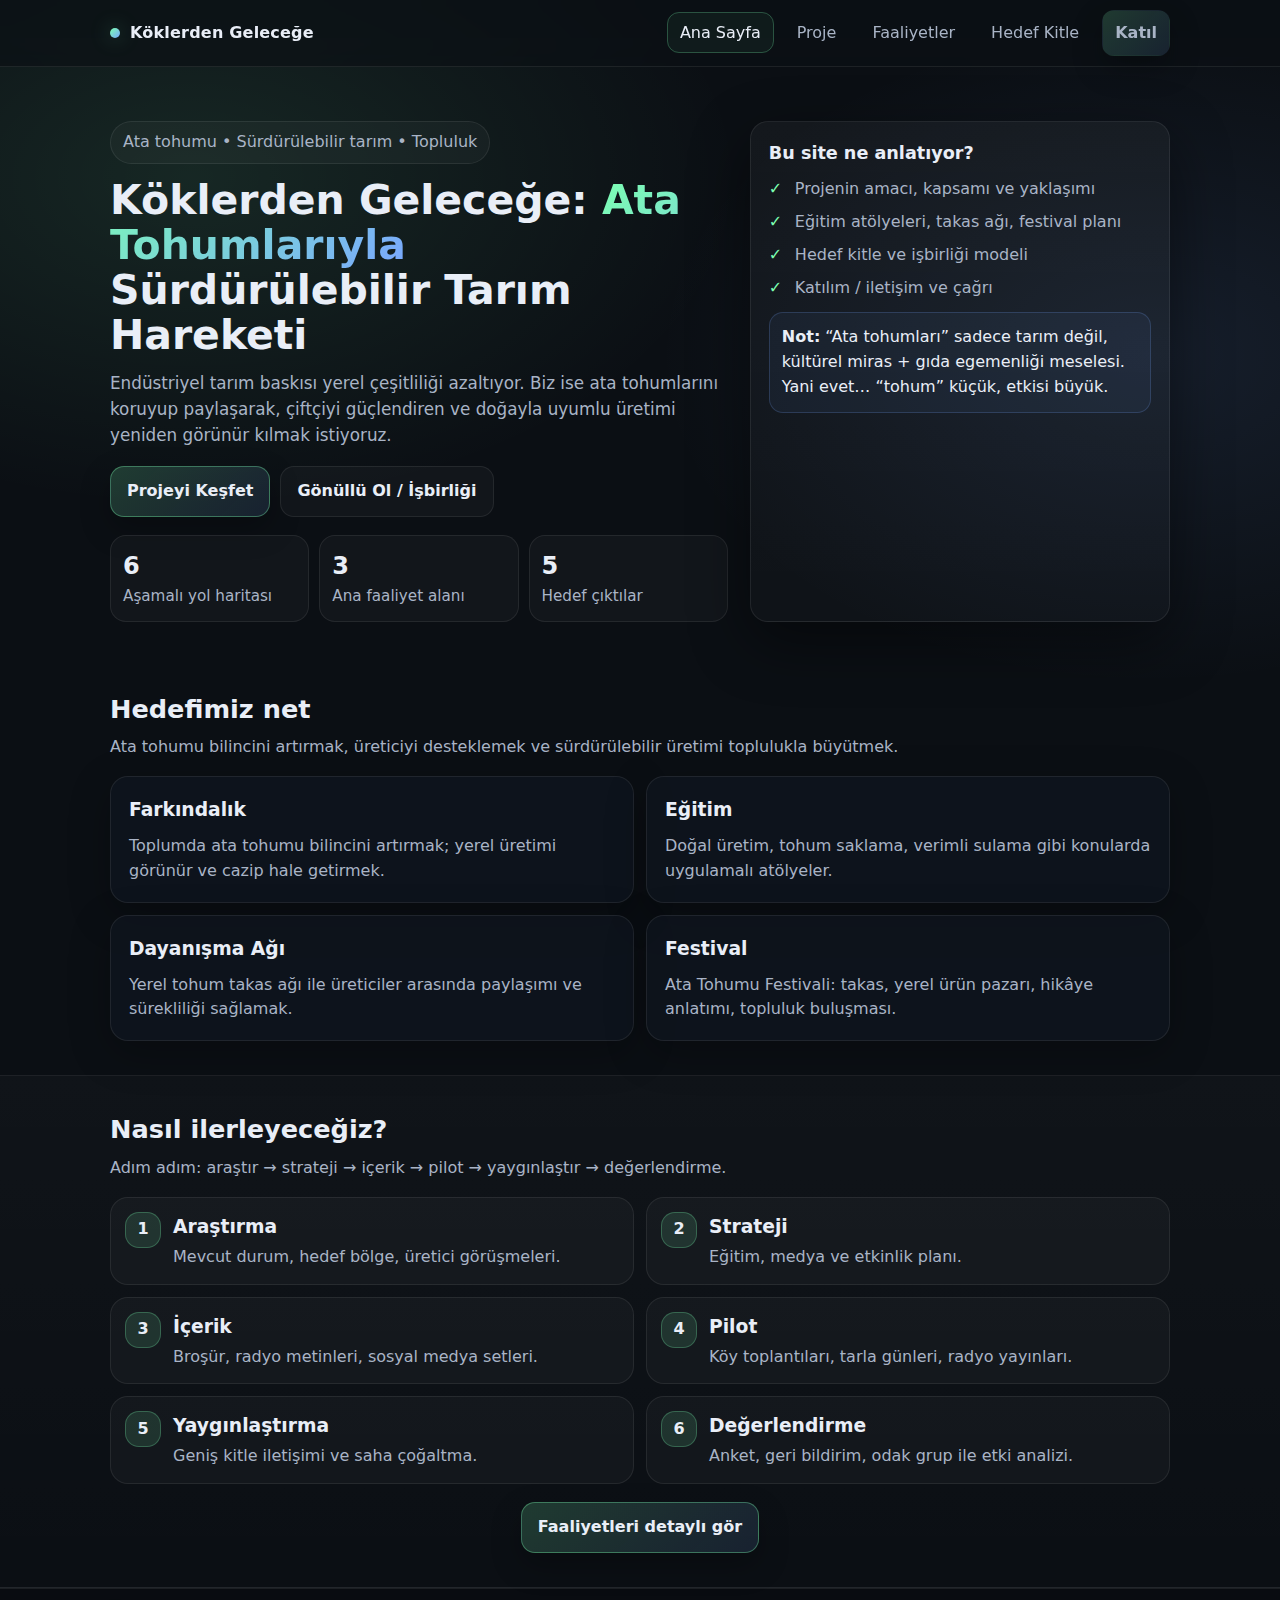
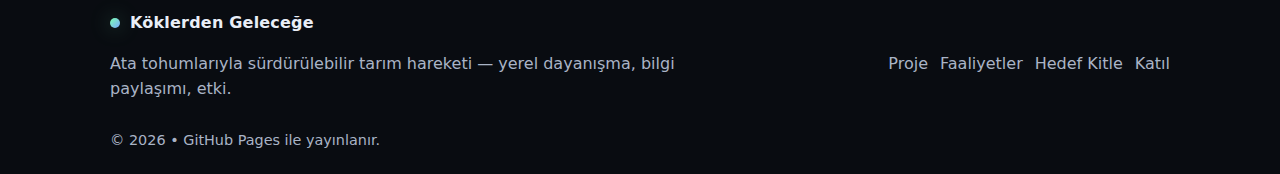
<file: index.html>
<!doctype html>
<html lang="tr">
<head>
  <meta charset="utf-8" />
  <meta name="viewport" content="width=device-width,initial-scale=1" />
  <title>Köklerden Geleceğe | Ata Tohumları</title>
  <meta name="description" content="Ata tohumlarını korumak, paylaşmak ve sürdürülebilir tarımı yaygınlaştırmak için toplumsal hareket." />
  <link rel="stylesheet" href="assets/style.css" />
</head>
<body>
  <a class="skip" href="#icerik">İçeriğe atla</a>

  <header class="header">
    <nav class="nav container">
      <a class="brand" href="index.html">
        <span class="brand-dot"></span>
        <span>Köklerden Geleceğe</span>
      </a>

      <button class="nav-toggle" aria-label="Menüyü aç/kapat" aria-expanded="false">
        <span></span><span></span><span></span>
      </button>

      <ul class="nav-links" data-nav>
        <li><a class="active" href="index.html">Ana Sayfa</a></li>
        <li><a href="proje.html">Proje</a></li>
        <li><a href="faaliyetler.html">Faaliyetler</a></li>
        <li><a href="hedef-kitle.html">Hedef Kitle</a></li>
        <li><a href="iletisim.html" class="btn btn-small">Katıl</a></li>
      </ul>
    </nav>
  </header>

  <main id="icerik">
    <section class="hero">
      <div class="container hero-grid">
        <div>
          <p class="tag">Ata tohumu • Sürdürülebilir tarım • Topluluk</p>
          <h1>Köklerden Geleceğe: <span class="accent">Ata Tohumlarıyla</span> Sürdürülebilir Tarım Hareketi</h1>
          <p class="lead">
            Endüstriyel tarım baskısı yerel çeşitliliği azaltıyor. Biz ise ata tohumlarını koruyup paylaşarak,
            çiftçiyi güçlendiren ve doğayla uyumlu üretimi yeniden görünür kılmak istiyoruz.
          </p>

          <div class="hero-cta">
            <a class="btn" href="proje.html">Projeyi Keşfet</a>
            <a class="btn btn-ghost" href="iletisim.html">Gönüllü Ol / İşbirliği</a>
          </div>

          <div class="stats">
            <div class="stat">
              <div class="stat-num" data-count="6">0</div>
              <div class="stat-label">Aşamalı yol haritası</div>
            </div>
            <div class="stat">
              <div class="stat-num" data-count="3">0</div>
              <div class="stat-label">Ana faaliyet alanı</div>
            </div>
            <div class="stat">
              <div class="stat-num" data-count="5">0</div>
              <div class="stat-label">Hedef çıktılar</div>
            </div>
          </div>
        </div>

        <div class="hero-card">
          <h2>Bu site ne anlatıyor?</h2>
          <ul class="checklist">
            <li>Projenin amacı, kapsamı ve yaklaşımı</li>
            <li>Eğitim atölyeleri, takas ağı, festival planı</li>
            <li>Hedef kitle ve işbirliği modeli</li>
            <li>Katılım / iletişim ve çağrı</li>
          </ul>
          <div class="callout">
            <strong>Not:</strong> “Ata tohumları” sadece tarım değil, kültürel miras + gıda egemenliği meselesi.
            Yani evet… “tohum” küçük, etkisi büyük.
          </div>
        </div>
      </div>
    </section>

    <section class="section">
      <div class="container">
        <div class="section-head">
          <h2>Hedefimiz net</h2>
          <p>Ata tohumu bilincini artırmak, üreticiyi desteklemek ve sürdürülebilir üretimi toplulukla büyütmek.</p>
        </div>

        <div class="grid cards">
          <article class="card">
            <h3>Farkındalık</h3>
            <p>Toplumda ata tohumu bilincini artırmak; yerel üretimi görünür ve cazip hale getirmek.</p>
          </article>
          <article class="card">
            <h3>Eğitim</h3>
            <p>Doğal üretim, tohum saklama, verimli sulama gibi konularda uygulamalı atölyeler.</p>
          </article>
          <article class="card">
            <h3>Dayanışma Ağı</h3>
            <p>Yerel tohum takas ağı ile üreticiler arasında paylaşımı ve sürekliliği sağlamak.</p>
          </article>
          <article class="card">
            <h3>Festival</h3>
            <p>Ata Tohumu Festivali: takas, yerel ürün pazarı, hikâye anlatımı, topluluk buluşması.</p>
          </article>
        </div>
      </div>
    </section>

    <section class="section section-alt">
      <div class="container">
        <div class="section-head">
          <h2>Nasıl ilerleyeceğiz?</h2>
          <p>Adım adım: araştır → strateji → içerik → pilot → yaygınlaştır → değerlendirme.</p>
        </div>

        <ol class="timeline">
          <li><span>1</span><div><h3>Araştırma</h3><p>Mevcut durum, hedef bölge, üretici görüşmeleri.</p></div></li>
          <li><span>2</span><div><h3>Strateji</h3><p>Eğitim, medya ve etkinlik planı.</p></div></li>
          <li><span>3</span><div><h3>İçerik</h3><p>Broşür, radyo metinleri, sosyal medya setleri.</p></div></li>
          <li><span>4</span><div><h3>Pilot</h3><p>Köy toplantıları, tarla günleri, radyo yayınları.</p></div></li>
          <li><span>5</span><div><h3>Yaygınlaştırma</h3><p>Geniş kitle iletişimi ve saha çoğaltma.</p></div></li>
          <li><span>6</span><div><h3>Değerlendirme</h3><p>Anket, geri bildirim, odak grup ile etki analizi.</p></div></li>
        </ol>

        <div class="center">
          <a class="btn" href="faaliyetler.html">Faaliyetleri detaylı gör</a>
        </div>
      </div>
    </section>
  </main>

  <footer class="footer">
    <div class="container footer-grid">
      <div>
        <div class="brand small">
          <span class="brand-dot"></span><span>Köklerden Geleceğe</span>
        </div>
        <p class="muted">Ata tohumlarıyla sürdürülebilir tarım hareketi — yerel dayanışma, bilgi paylaşımı, etki.</p>
      </div>
      <div class="footer-links">
        <a href="proje.html">Proje</a>
        <a href="faaliyetler.html">Faaliyetler</a>
        <a href="hedef-kitle.html">Hedef Kitle</a>
        <a href="iletisim.html">Katıl</a>
      </div>
      <div class="tiny muted">© <span id="yil"></span> • GitHub Pages ile yayınlanır.</div>
    </div>
  </footer>

  <script src="assets/script.js"></script>
</body>
</html>
</file>
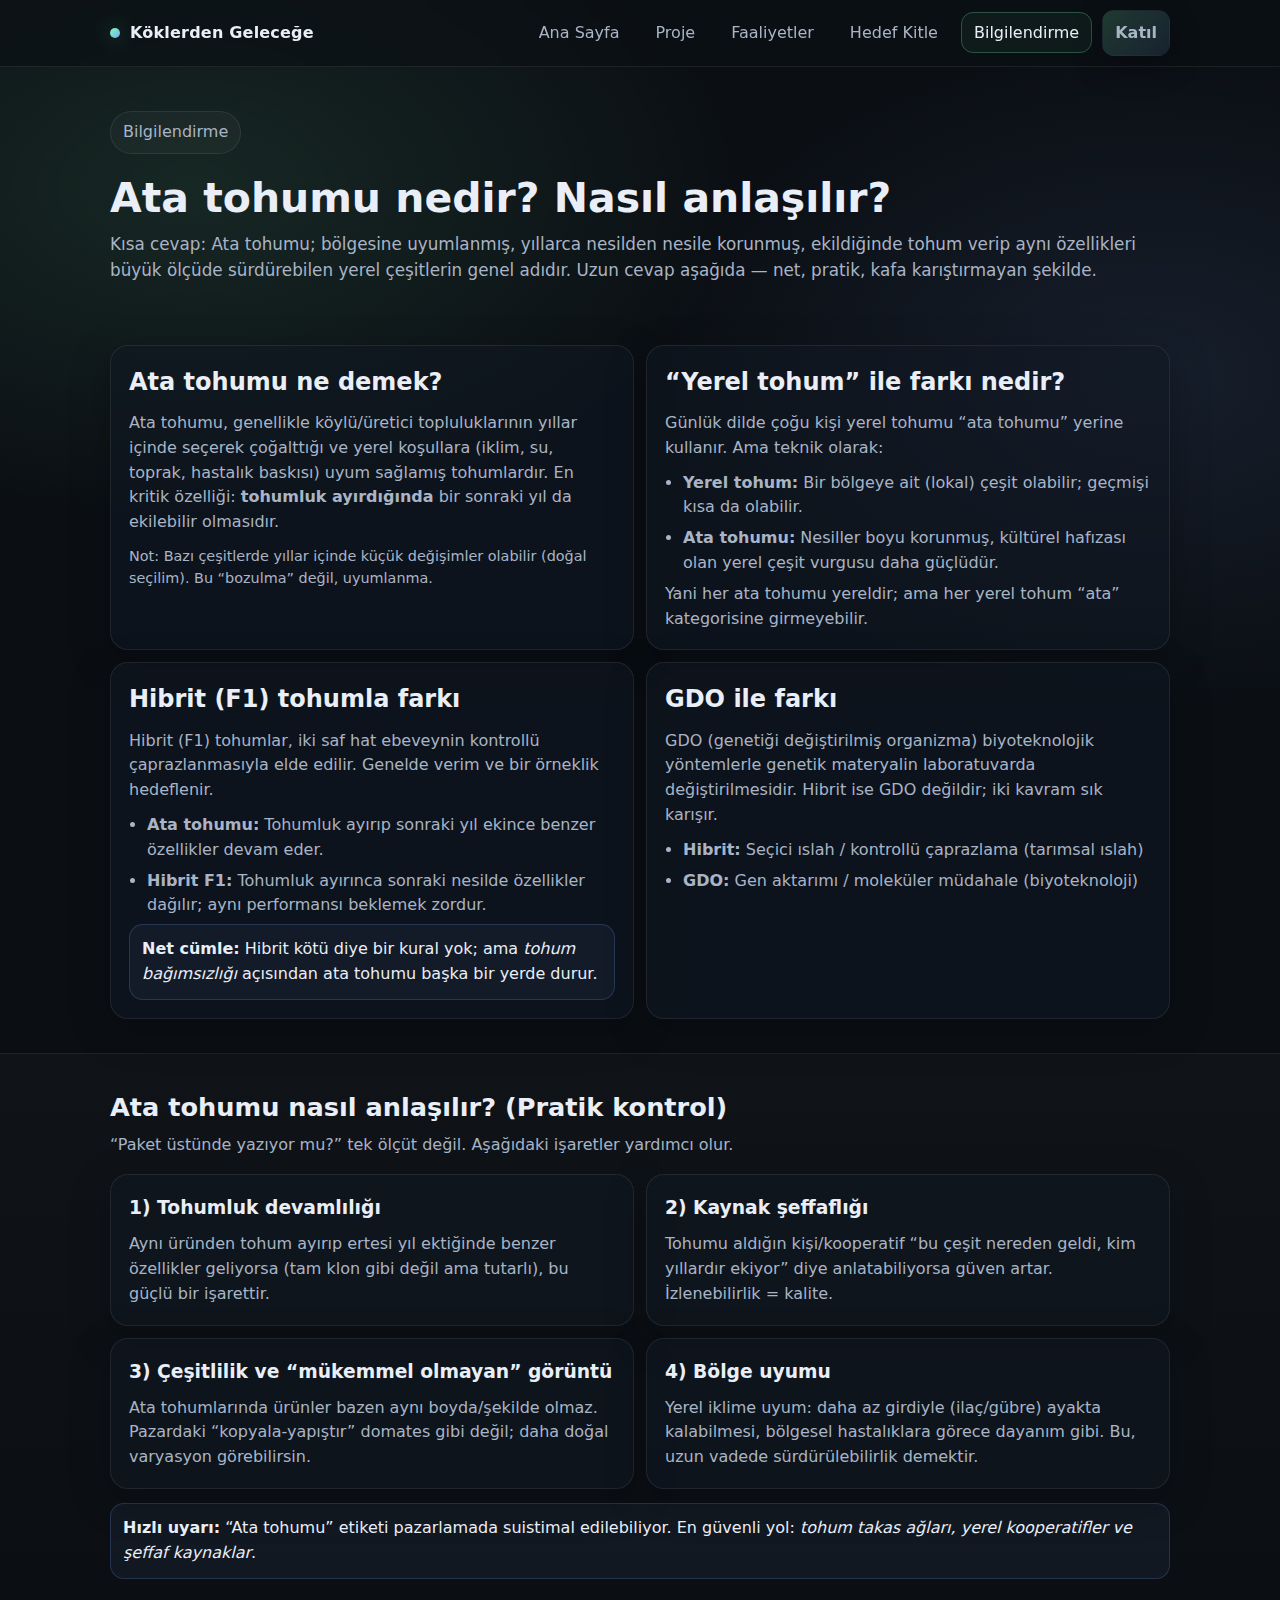
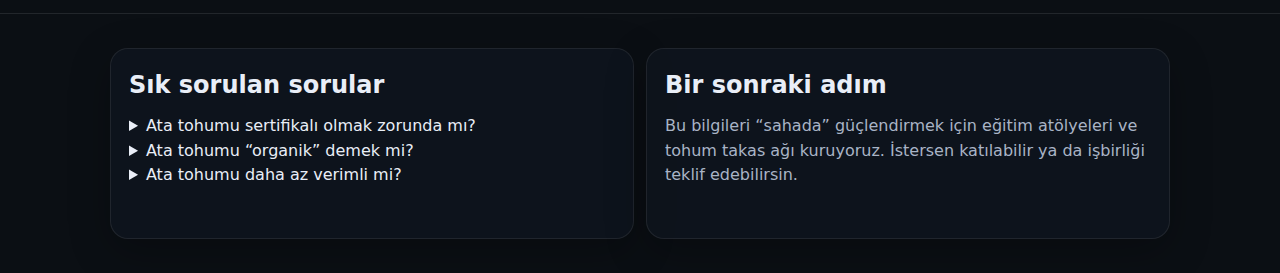
<file: bilgilendirme.html>
<!doctype html>
<html lang="tr">
<head>
  <meta charset="utf-8" />
  <meta name="viewport" content="width=device-width,initial-scale=1" />
  <title>Bilgilendirme | Ata Tohumu Rehberi</title>
  <meta name="description" content="Ata tohumu nedir, nasıl anlaşılır, yerel tohumla farkı nedir, hibrit ve GDO ile farklar." />
  <link rel="stylesheet" href="assets/style.css" />
</head>
<body>
  <header class="header">
    <nav class="nav container">
      <a class="brand" href="index.html"><span class="brand-dot"></span><span>Köklerden Geleceğe</span></a>

      <button class="nav-toggle" aria-label="Menüyü aç/kapat" aria-expanded="false">
        <span></span><span></span><span></span>
      </button>

      <ul class="nav-links" data-nav>
        <li><a href="index.html">Ana Sayfa</a></li>
        <li><a href="proje.html">Proje</a></li>
        <li><a href="faaliyetler.html">Faaliyetler</a></li>
        <li><a href="hedefkitle.html">Hedef Kitle</a></li>
        <li><a class="active" href="bilgilendirme.html">Bilgilendirme</a></li>
        <li><a href="iletisim.html" class="btn btn-small">Katıl</a></li>
      </ul>
    </nav>
  </header>

  <main class="page">
    <section class="page-hero">
      <div class="container">
        <p class="tag">Bilgilendirme</p>
        <h1>Ata tohumu nedir? Nasıl anlaşılır?</h1>
        <p class="lead">
          Kısa cevap: Ata tohumu; bölgesine uyumlanmış, yıllarca nesilden nesile korunmuş,
          ekildiğinde tohum verip aynı özellikleri büyük ölçüde sürdürebilen yerel çeşitlerin genel adıdır.
          Uzun cevap aşağıda — net, pratik, kafa karıştırmayan şekilde.
        </p>
      </div>
    </section>

    <section class="section">
      <div class="container grid cards">
        <article class="card">
          <h2>Ata tohumu ne demek?</h2>
          <p>
            Ata tohumu, genellikle köylü/üretici topluluklarının yıllar içinde seçerek çoğalttığı
            ve yerel koşullara (iklim, su, toprak, hastalık baskısı) uyum sağlamış tohumlardır.
            En kritik özelliği: <strong>tohumluk ayırdığında</strong> bir sonraki yıl da ekilebilir olmasıdır.
          </p>
          <p class="muted tiny">
            Not: Bazı çeşitlerde yıllar içinde küçük değişimler olabilir (doğal seçilim). Bu “bozulma” değil, uyumlanma.
          </p>
        </article>

        <article class="card">
          <h2>“Yerel tohum” ile farkı nedir?</h2>
          <p>
            Günlük dilde çoğu kişi yerel tohumu “ata tohumu” yerine kullanır. Ama teknik olarak:
          </p>
          <ul class="bullets">
            <li><strong>Yerel tohum:</strong> Bir bölgeye ait (lokal) çeşit olabilir; geçmişi kısa da olabilir.</li>
            <li><strong>Ata tohumu:</strong> Nesiller boyu korunmuş, kültürel hafızası olan yerel çeşit vurgusu daha güçlüdür.</li>
          </ul>
          <p class="muted">
            Yani her ata tohumu yereldir; ama her yerel tohum “ata” kategorisine girmeyebilir.
          </p>
        </article>

        <article class="card">
          <h2>Hibrit (F1) tohumla farkı</h2>
          <p>
            Hibrit (F1) tohumlar, iki saf hat ebeveynin kontrollü çaprazlanmasıyla elde edilir.
            Genelde verim ve bir örneklik hedeflenir.
          </p>
          <ul class="bullets">
            <li><strong>Ata tohumu:</strong> Tohumluk ayırıp sonraki yıl ekince benzer özellikler devam eder.</li>
            <li><strong>Hibrit F1:</strong> Tohumluk ayırınca sonraki nesilde özellikler dağılır; aynı performansı beklemek zordur.</li>
          </ul>
          <div class="callout">
            <strong>Net cümle:</strong> Hibrit kötü diye bir kural yok; ama <em>tohum bağımsızlığı</em> açısından ata tohumu başka bir yerde durur.
          </div>
        </article>

        <article class="card">
          <h2>GDO ile farkı</h2>
          <p>
            GDO (genetiği değiştirilmiş organizma) biyoteknolojik yöntemlerle genetik materyalin laboratuvarda değiştirilmesidir.
            Hibrit ise GDO değildir; iki kavram sık karışır.
          </p>
          <ul class="bullets">
            <li><strong>Hibrit:</strong> Seçici ıslah / kontrollü çaprazlama (tarımsal ıslah)</li>
            <li><strong>GDO:</strong> Gen aktarımı / moleküler müdahale (biyoteknoloji)</li>
          </ul>
        </article>
      </div>
    </section>

    <section class="section section-alt">
      <div class="container">
        <div class="section-head">
          <h2>Ata tohumu nasıl anlaşılır? (Pratik kontrol)</h2>
          <p>“Paket üstünde yazıyor mu?” tek ölçüt değil. Aşağıdaki işaretler yardımcı olur.</p>
        </div>

        <div class="grid cards">
          <article class="card">
            <h3>1) Tohumluk devamlılığı</h3>
            <p>
              Aynı üründen tohum ayırıp ertesi yıl ektiğinde benzer özellikler geliyorsa (tam klon gibi değil ama tutarlı),
              bu güçlü bir işarettir.
            </p>
          </article>

          <article class="card">
            <h3>2) Kaynak şeffaflığı</h3>
            <p>
              Tohumu aldığın kişi/kooperatif “bu çeşit nereden geldi, kim yıllardır ekiyor” diye anlatabiliyorsa güven artar.
              İzlenebilirlik = kalite.
            </p>
          </article>

          <article class="card">
            <h3>3) Çeşitlilik ve “mükemmel olmayan” görüntü</h3>
            <p>
              Ata tohumlarında ürünler bazen aynı boyda/şekilde olmaz. Pazardaki “kopyala-yapıştır” domates gibi değil;
              daha doğal varyasyon görebilirsin.
            </p>
          </article>

          <article class="card">
            <h3>4) Bölge uyumu</h3>
            <p>
              Yerel iklime uyum: daha az girdiyle (ilaç/gübre) ayakta kalabilmesi, bölgesel hastalıklara görece dayanım gibi.
              Bu, uzun vadede sürdürülebilirlik demektir.
            </p>
          </article>
        </div>

        <div class="callout" style="margin-top:14px;">
          <strong>Hızlı uyarı:</strong> “Ata tohumu” etiketi pazarlamada suistimal edilebiliyor.
          En güvenli yol: <em>tohum takas ağları, yerel kooperatifler ve şeffaf kaynaklar</em>.
        </div>
      </div>
    </section>

    <section class="section">
      <div class="container grid two">
        <article class="card">
          <h2>Sık sorulan sorular</h2>
          <details class="faq">
            <summary>Ata tohumu sertifikalı olmak zorunda mı?</summary>
            <p class="muted">
              Her zaman değil. Bazı yerel çeşitler resmi kayıt/tescil süreçlerine girmemiş olabilir.
              Bu yüzden kaynak güvenilirliği ve saha deneyimi önemli.
            </p>
          </details>
          <details class="faq">
            <summary>Ata tohumu “organik” demek mi?</summary>
            <p class="muted">
              Hayır. Tohumun ata olması, üretimin organik sertifikalı olduğu anlamına gelmez.
              Ama organik/ekolojik üretimle çok uyumlu bir yapı sunabilir.
            </p>
          </details>
          <details class="faq">
            <summary>Ata tohumu daha az verimli mi?</summary>
            <p class="muted">
              Kısa vadede bazı hibritlere göre daha düşük verim olabilir; ama girdi maliyeti, dayanıklılık,
              tat/aroma ve uzun vadeli sürdürülebilirlik açısından avantajları olabilir.
            </p>
          </details>
        </article>

        <article class="card">
          <h2>Bir sonraki adım</h2>
          <p class="muted">
            Bu bilgileri “sahada” güçlendirmek için eğitim atölyeleri ve tohum takas ağı kuruyoruz.
            İstersen katılabilir ya da işbirliği teklif edebilirsin.
          </p>
          <div class="hero-cta">
</file>
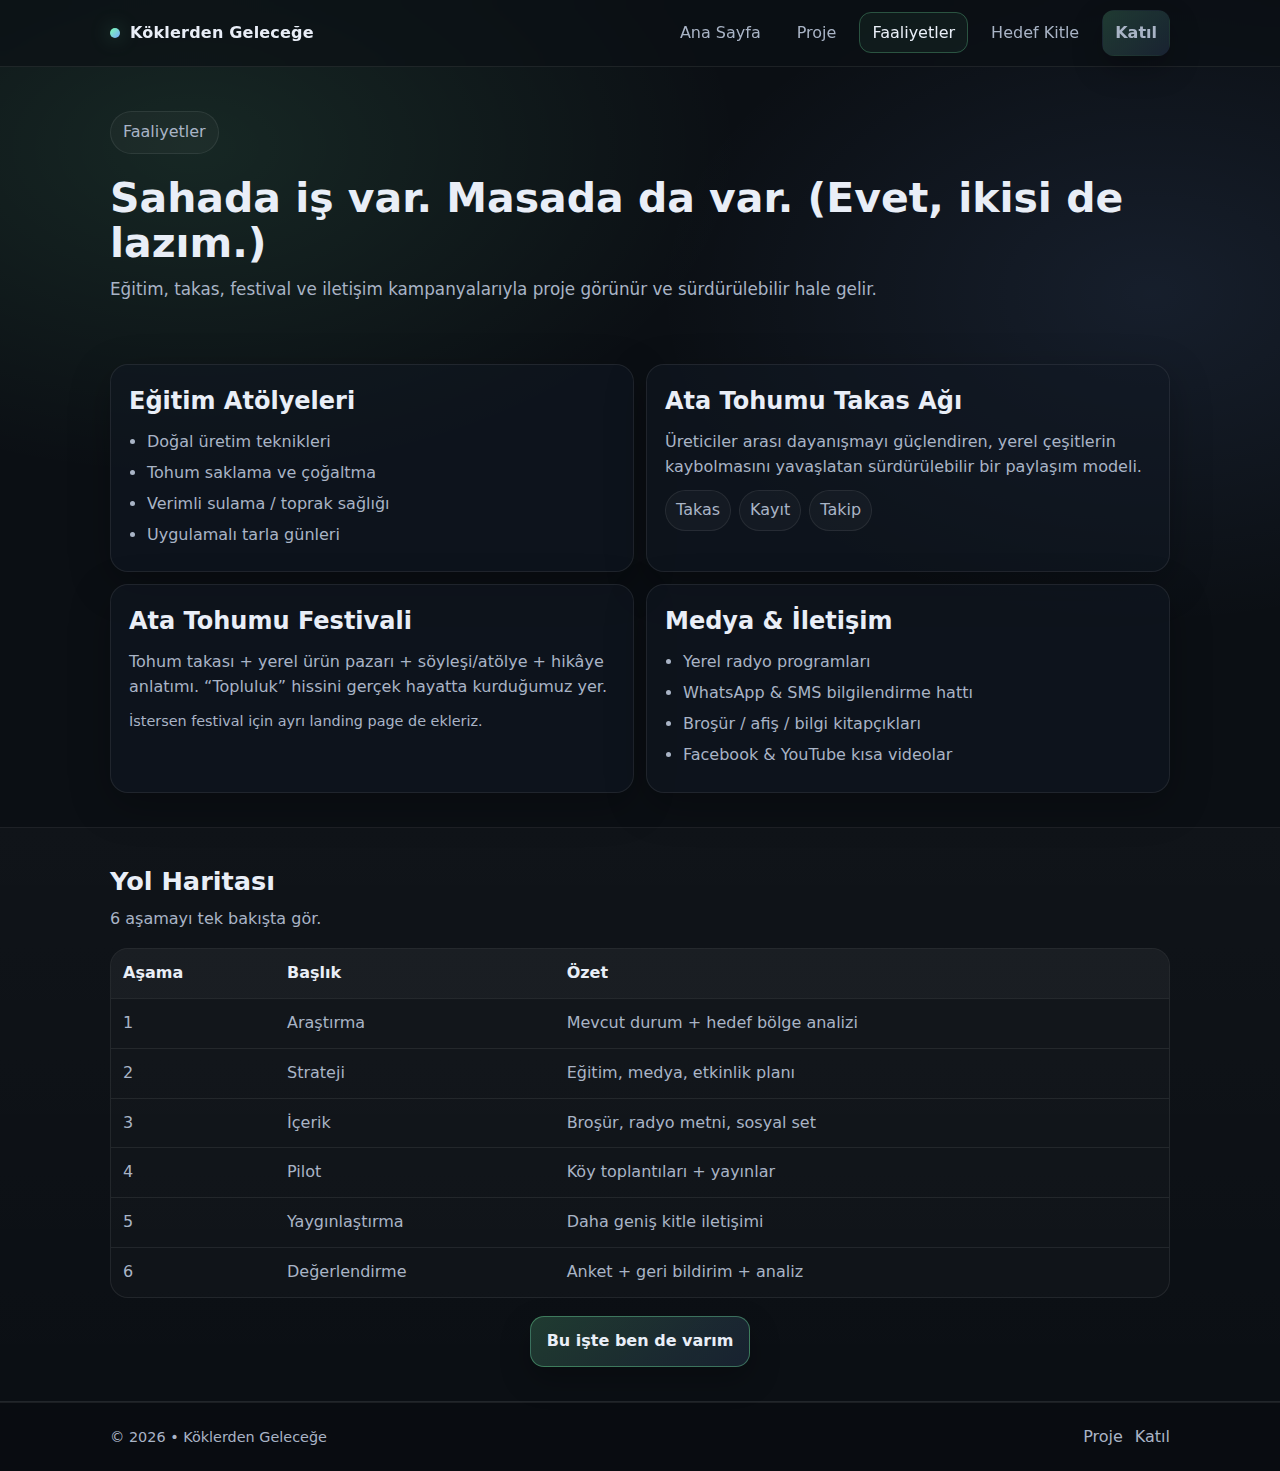
<file: faaliyetler.html>
<!doctype html>
<html lang="tr">
<head>
  <meta charset="utf-8" />
  <meta name="viewport" content="width=device-width,initial-scale=1" />
  <title>Faaliyetler | Köklerden Geleceğe</title>
  <meta name="description" content="Eğitim atölyeleri, tohum takas ağı, festival ve medya kampanyaları." />
  <link rel="stylesheet" href="assets/style.css" />
</head>
<body>
  <header class="header">
    <nav class="nav container">
      <a class="brand" href="index.html"><span class="brand-dot"></span><span>Köklerden Geleceğe</span></a>
      <button class="nav-toggle" aria-label="Menüyü aç/kapat" aria-expanded="false"><span></span><span></span><span></span></button>
      <ul class="nav-links" data-nav>
        <li><a href="index.html">Ana Sayfa</a></li>
        <li><a href="proje.html">Proje</a></li>
        <li><a class="active" href="faaliyetler.html">Faaliyetler</a></li>
        <li><a href="hedef-kitle.html">Hedef Kitle</a></li>
        <li><a href="iletisim.html" class="btn btn-small">Katıl</a></li>
      </ul>
    </nav>
  </header>

  <main class="page">
    <section class="page-hero">
      <div class="container">
        <p class="tag">Faaliyetler</p>
        <h1>Sahada iş var. Masada da var. (Evet, ikisi de lazım.)</h1>
        <p class="lead">Eğitim, takas, festival ve iletişim kampanyalarıyla proje görünür ve sürdürülebilir hale gelir.</p>
      </div>
    </section>

    <section class="section">
      <div class="container grid cards">
        <article class="card">
          <h2>Eğitim Atölyeleri</h2>
          <ul class="bullets">
            <li>Doğal üretim teknikleri</li>
            <li>Tohum saklama ve çoğaltma</li>
            <li>Verimli sulama / toprak sağlığı</li>
            <li>Uygulamalı tarla günleri</li>
          </ul>
        </article>

        <article class="card">
          <h2>Ata Tohumu Takas Ağı</h2>
          <p>
            Üreticiler arası dayanışmayı güçlendiren, yerel çeşitlerin kaybolmasını yavaşlatan
            sürdürülebilir bir paylaşım modeli.
          </p>
          <div class="mini">
            <span class="pill">Takas</span>
            <span class="pill">Kayıt</span>
            <span class="pill">Takip</span>
          </div>
        </article>

        <article class="card">
          <h2>Ata Tohumu Festivali</h2>
          <p>
            Tohum takası + yerel ürün pazarı + söyleşi/atölye + hikâye anlatımı.
            “Topluluk” hissini gerçek hayatta kurduğumuz yer.
          </p>
          <p class="muted tiny">İstersen festival için ayrı landing page de ekleriz.</p>
        </article>

        <article class="card">
          <h2>Medya & İletişim</h2>
          <ul class="bullets">
            <li>Yerel radyo programları</li>
            <li>WhatsApp & SMS bilgilendirme hattı</li>
            <li>Broşür / afiş / bilgi kitapçıkları</li>
            <li>Facebook & YouTube kısa videolar</li>
          </ul>
        </article>
      </div>
    </section>

    <section class="section section-alt">
      <div class="container">
        <div class="section-head">
          <h2>Yol Haritası</h2>
          <p>6 aşamayı tek bakışta gör.</p>
        </div>

        <div class="table-wrap">
          <table class="table">
            <thead>
              <tr><th>Aşama</th><th>Başlık</th><th>Özet</th></tr>
            </thead>
            <tbody>
              <tr><td>1</td><td>Araştırma</td><td>Mevcut durum + hedef bölge analizi</td></tr>
              <tr><td>2</td><td>Strateji</td><td>Eğitim, medya, etkinlik planı</td></tr>
              <tr><td>3</td><td>İçerik</td><td>Broşür, radyo metni, sosyal set</td></tr>
              <tr><td>4</td><td>Pilot</td><td>Köy toplantıları + yayınlar</td></tr>
              <tr><td>5</td><td>Yaygınlaştırma</td><td>Daha geniş kitle iletişimi</td></tr>
              <tr><td>6</td><td>Değerlendirme</td><td>Anket + geri bildirim + analiz</td></tr>
            </tbody>
          </table>
        </div>

        <div class="center">
          <a class="btn" href="iletisim.html">Bu işte ben de varım</a>
        </div>
      </div>
    </section>
  </main>

  <footer class="footer">
    <div class="container footer-grid">
      <div class="tiny muted">© <span id="yil"></span> • Köklerden Geleceğe</div>
      <div class="footer-links"><a href="proje.html">Proje</a><a href="iletisim.html">Katıl</a></div>
    </div>
  </footer>

  <script src="assets/script.js"></script>
</body>
</html>
</file>
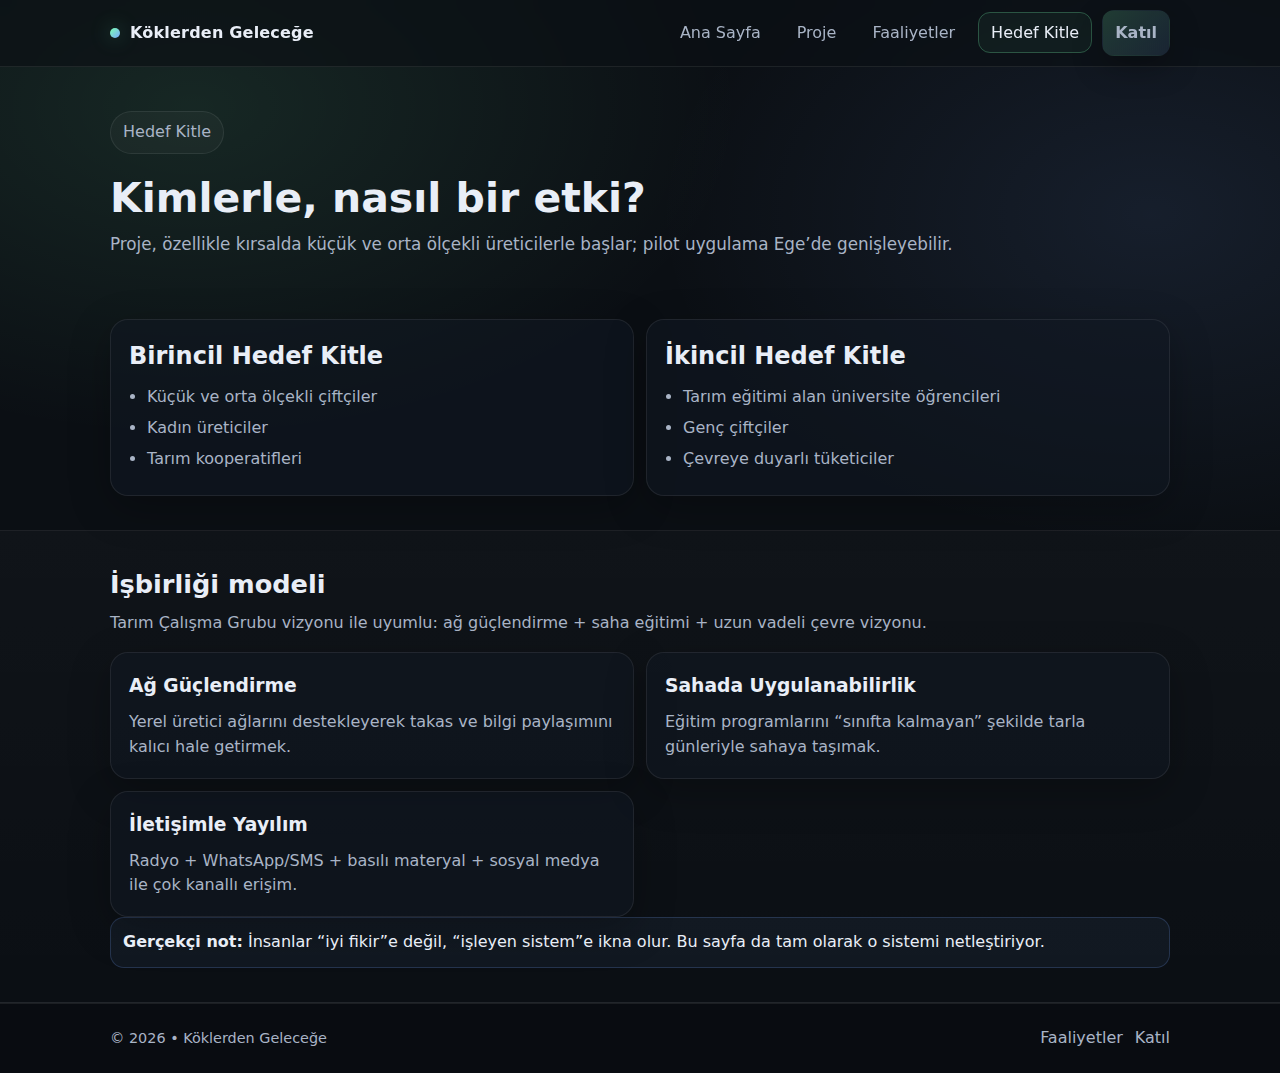
<file: hedef-kitle.html>
<!doctype html>
<html lang="tr">
<head>
  <meta charset="utf-8" />
  <meta name="viewport" content="width=device-width,initial-scale=1" />
  <title>Hedef Kitle | Köklerden Geleceğe</title>
  <meta name="description" content="Birincil ve ikincil hedef kitle, işbirliği uyumu ve paydaş yaklaşımı." />
  <link rel="stylesheet" href="assets/style.css" />
</head>
<body>
  <header class="header">
    <nav class="nav container">
      <a class="brand" href="index.html"><span class="brand-dot"></span><span>Köklerden Geleceğe</span></a>
      <button class="nav-toggle" aria-label="Menüyü aç/kapat" aria-expanded="false"><span></span><span></span><span></span></button>
      <ul class="nav-links" data-nav>
        <li><a href="index.html">Ana Sayfa</a></li>
        <li><a href="proje.html">Proje</a></li>
        <li><a href="faaliyetler.html">Faaliyetler</a></li>
        <li><a class="active" href="hedef-kitle.html">Hedef Kitle</a></li>
        <li><a href="iletisim.html" class="btn btn-small">Katıl</a></li>
      </ul>
    </nav>
  </header>

  <main class="page">
    <section class="page-hero">
      <div class="container">
        <p class="tag">Hedef Kitle</p>
        <h1>Kimlerle, nasıl bir etki?</h1>
        <p class="lead">Proje, özellikle kırsalda küçük ve orta ölçekli üreticilerle başlar; pilot uygulama Ege’de genişleyebilir.</p>
      </div>
    </section>

    <section class="section">
      <div class="container grid two">
        <article class="card">
          <h2>Birincil Hedef Kitle</h2>
          <ul class="bullets">
            <li>Küçük ve orta ölçekli çiftçiler</li>
            <li>Kadın üreticiler</li>
            <li>Tarım kooperatifleri</li>
          </ul>
        </article>

        <article class="card">
          <h2>İkincil Hedef Kitle</h2>
          <ul class="bullets">
            <li>Tarım eğitimi alan üniversite öğrencileri</li>
            <li>Genç çiftçiler</li>
            <li>Çevreye duyarlı tüketiciler</li>
          </ul>
        </article>
      </div>
    </section>

    <section class="section section-alt">
      <div class="container">
        <div class="section-head">
          <h2>İşbirliği modeli</h2>
          <p>Tarım Çalışma Grubu vizyonu ile uyumlu: ağ güçlendirme + saha eğitimi + uzun vadeli çevre vizyonu.</p>
        </div>

        <div class="grid cards">
          <article class="card">
            <h3>Ağ Güçlendirme</h3>
            <p>Yerel üretici ağlarını destekleyerek takas ve bilgi paylaşımını kalıcı hale getirmek.</p>
          </article>
          <article class="card">
            <h3>Sahada Uygulanabilirlik</h3>
            <p>Eğitim programlarını “sınıfta kalmayan” şekilde tarla günleriyle sahaya taşımak.</p>
          </article>
          <article class="card">
            <h3>İletişimle Yayılım</h3>
            <p>Radyo + WhatsApp/SMS + basılı materyal + sosyal medya ile çok kanallı erişim.</p>
          </article>
        </div>

        <div class="callout">
          <strong>Gerçekçi not:</strong> İnsanlar “iyi fikir”e değil, “işleyen sistem”e ikna olur.
          Bu sayfa da tam olarak o sistemi netleştiriyor.
        </div>
      </div>
    </section>
  </main>

  <footer class="footer">
    <div class="container footer-grid">
      <div class="tiny muted">© <span id="yil"></span> • Köklerden Geleceğe</div>
      <div class="footer-links"><a href="faaliyetler.html">Faaliyetler</a><a href="iletisim.html">Katıl</a></div>
    </div>
  </footer>

  <script src="assets/script.js"></script>
</body>
</html>
</file>
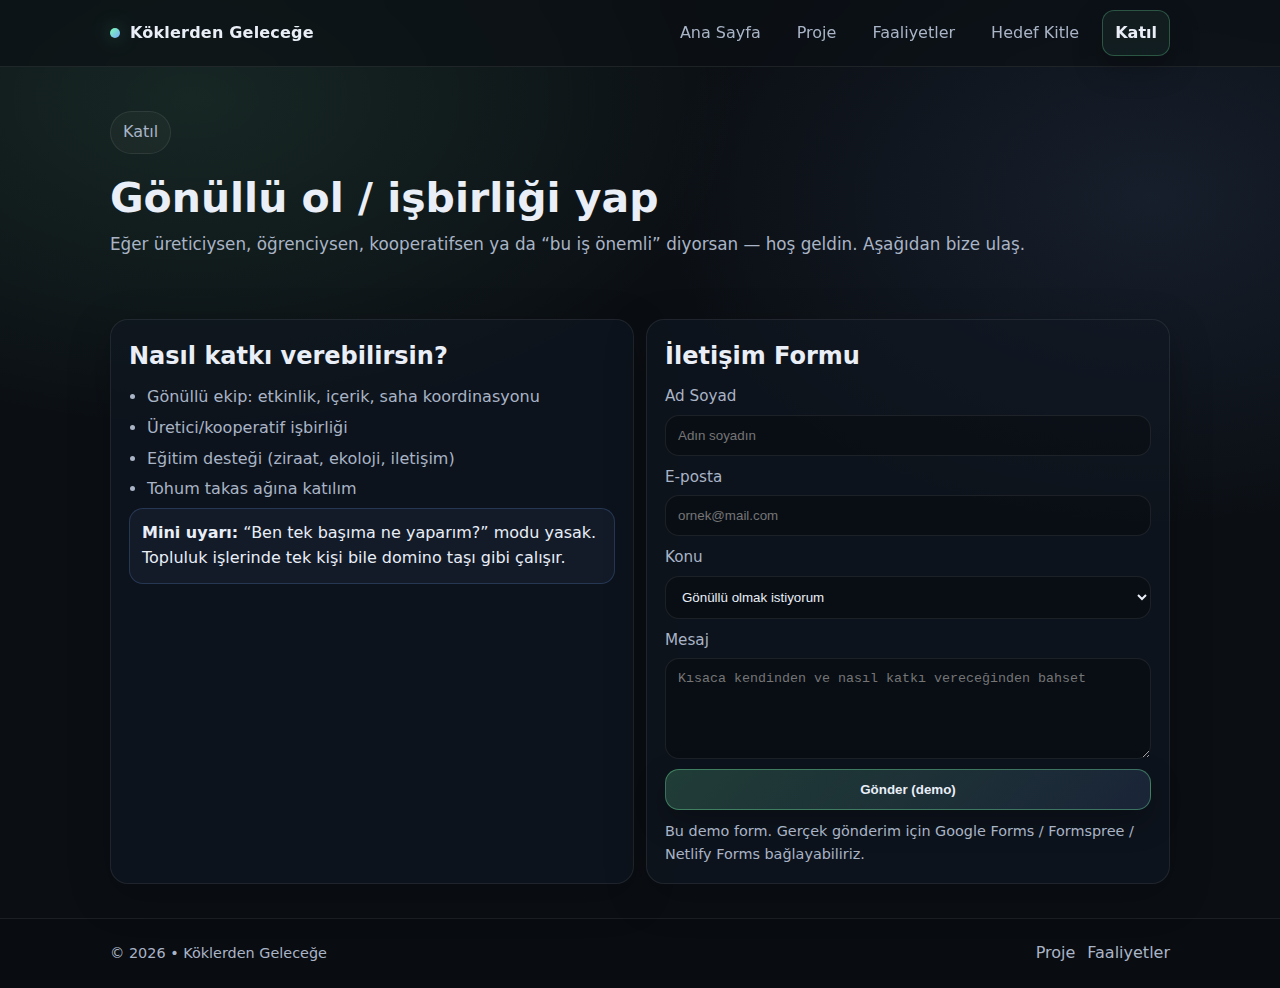
<file: iletisim.html>
<!doctype html>
<html lang="tr">
<head>
  <meta charset="utf-8" />
  <meta name="viewport" content="width=device-width,initial-scale=1" />
  <title>Katıl | Köklerden Geleceğe</title>
  <meta name="description" content="Gönüllü ol, işbirliği yap, proje hakkında iletişime geç." />
  <link rel="stylesheet" href="assets/style.css" />
</head>
<body>
  <header class="header">
    <nav class="nav container">
      <a class="brand" href="index.html"><span class="brand-dot"></span><span>Köklerden Geleceğe</span></a>
      <button class="nav-toggle" aria-label="Menüyü aç/kapat" aria-expanded="false"><span></span><span></span><span></span></button>
      <ul class="nav-links" data-nav>
        <li><a href="index.html">Ana Sayfa</a></li>
        <li><a href="proje.html">Proje</a></li>
        <li><a href="faaliyetler.html">Faaliyetler</a></li>
        <li><a href="hedef-kitle.html">Hedef Kitle</a></li>
        <li><a class="active btn btn-small" href="iletisim.html">Katıl</a></li>
      </ul>
    </nav>
  </header>

  <main class="page">
    <section class="page-hero">
      <div class="container">
        <p class="tag">Katıl</p>
        <h1>Gönüllü ol / işbirliği yap</h1>
        <p class="lead">
          Eğer üreticiysen, öğrenciysen, kooperatifsen ya da “bu iş önemli” diyorsan — hoş geldin.
          Aşağıdan bize ulaş.
        </p>
      </div>
    </section>

    <section class="section">
      <div class="container grid two">
        <article class="card">
          <h2>Nasıl katkı verebilirsin?</h2>
          <ul class="bullets">
            <li>Gönüllü ekip: etkinlik, içerik, saha koordinasyonu</li>
            <li>Üretici/kooperatif işbirliği</li>
            <li>Eğitim desteği (ziraat, ekoloji, iletişim)</li>
            <li>Tohum takas ağına katılım</li>
          </ul>

          <div class="callout">
            <strong>Mini uyarı:</strong> “Ben tek başıma ne yaparım?” modu yasak.
            Topluluk işlerinde tek kişi bile domino taşı gibi çalışır.
          </div>
        </article>

        <article class="card">
          <h2>İletişim Formu</h2>
          <form class="form" id="contactForm">
            <label>
              Ad Soyad
              <input required name="name" placeholder="Adın soyadın" />
            </label>
            <label>
              E-posta
              <input required type="email" name="email" placeholder="ornek@mail.com" />
            </label>
            <label>
              Konu
              <select name="topic">
                <option>Gönüllü olmak istiyorum</option>
                <option>Kooperatif / üretici işbirliği</option>
                <option>Festival / etkinlik desteği</option>
                <option>Medya / içerik üretimi</option>
                <option>Diğer</option>
              </select>
            </label>
            <label>
              Mesaj
              <textarea required name="message" rows="5" placeholder="Kısaca kendinden ve nasıl katkı vereceğinden bahset"></textarea>
            </label>

            <button class="btn" type="submit">Gönder (demo)</button>
            <p class="tiny muted" id="formNote">
              Bu demo form. Gerçek gönderim için Google Forms / Formspree / Netlify Forms bağlayabiliriz.
            </p>
          </form>
        </article>
      </div>
    </section>
  </main>

  <footer class="footer">
    <div class="container footer-grid">
      <div class="tiny muted">© <span id="yil"></span> • Köklerden Geleceğe</div>
      <div class="footer-links"><a href="proje.html">Proje</a><a href="faaliyetler.html">Faaliyetler</a></div>
    </div>
  </footer>

  <script src="assets/script.js"></script>
</body>
</html>
</file>
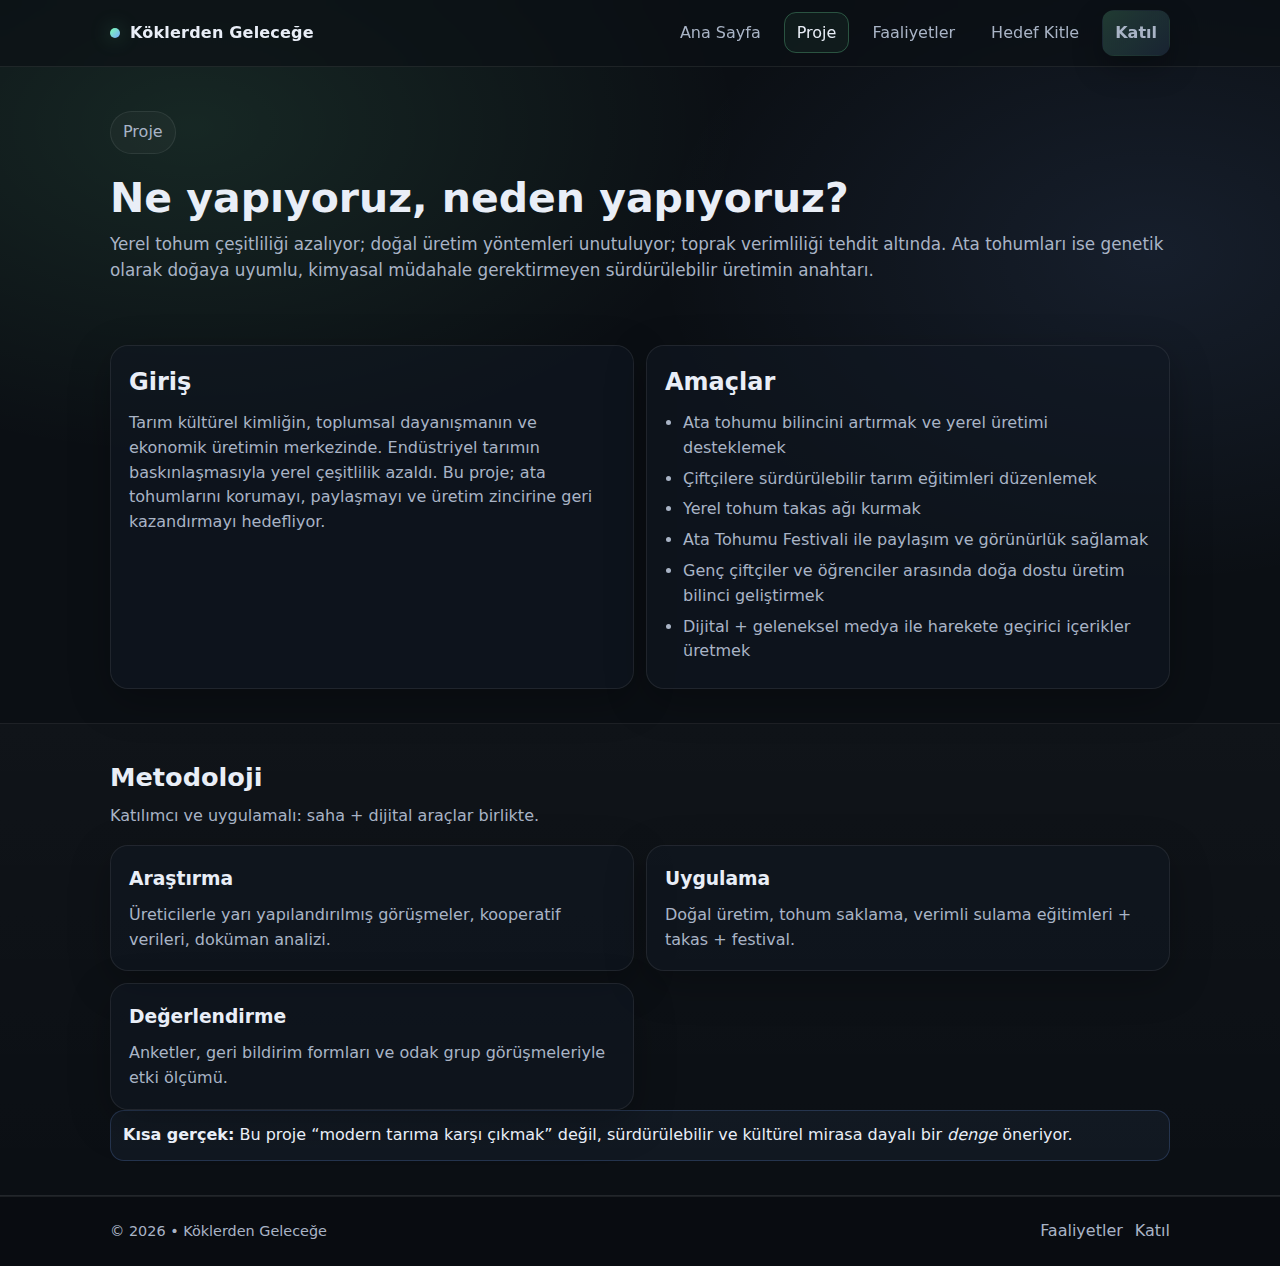
<file: proje.html>
<!doctype html>
<html lang="tr">
<head>
  <meta charset="utf-8" />
  <meta name="viewport" content="width=device-width,initial-scale=1" />
  <title>Proje | Köklerden Geleceğe</title>
  <meta name="description" content="Projenin giriş, amaç, kapsam ve metodoloji detayları." />
  <link rel="stylesheet" href="assets/style.css" />
</head>
<body>
  <header class="header">
    <nav class="nav container">
      <a class="brand" href="index.html"><span class="brand-dot"></span><span>Köklerden Geleceğe</span></a>
      <button class="nav-toggle" aria-label="Menüyü aç/kapat" aria-expanded="false"><span></span><span></span><span></span></button>
      <ul class="nav-links" data-nav>
        <li><a href="index.html">Ana Sayfa</a></li>
        <li><a class="active" href="proje.html">Proje</a></li>
        <li><a href="faaliyetler.html">Faaliyetler</a></li>
        <li><a href="hedef-kitle.html">Hedef Kitle</a></li>
        <li><a href="iletisim.html" class="btn btn-small">Katıl</a></li>
      </ul>
    </nav>
  </header>

  <main class="page">
    <section class="page-hero">
      <div class="container">
        <p class="tag">Proje</p>
        <h1>Ne yapıyoruz, neden yapıyoruz?</h1>
        <p class="lead">
          Yerel tohum çeşitliliği azalıyor; doğal üretim yöntemleri unutuluyor; toprak verimliliği tehdit altında.
          Ata tohumları ise genetik olarak doğaya uyumlu, kimyasal müdahale gerektirmeyen sürdürülebilir üretimin anahtarı.
        </p>
      </div>
    </section>

    <section class="section">
      <div class="container grid two">
        <article class="card">
          <h2>Giriş</h2>
          <p>
            Tarım kültürel kimliğin, toplumsal dayanışmanın ve ekonomik üretimin merkezinde.
            Endüstriyel tarımın baskınlaşmasıyla yerel çeşitlilik azaldı.
            Bu proje; ata tohumlarını korumayı, paylaşmayı ve üretim zincirine geri kazandırmayı hedefliyor.
          </p>
        </article>

        <article class="card">
          <h2>Amaçlar</h2>
          <ul class="bullets">
            <li>Ata tohumu bilincini artırmak ve yerel üretimi desteklemek</li>
            <li>Çiftçilere sürdürülebilir tarım eğitimleri düzenlemek</li>
            <li>Yerel tohum takas ağı kurmak</li>
            <li>Ata Tohumu Festivali ile paylaşım ve görünürlük sağlamak</li>
            <li>Genç çiftçiler ve öğrenciler arasında doğa dostu üretim bilinci geliştirmek</li>
            <li>Dijital + geleneksel medya ile harekete geçirici içerikler üretmek</li>
          </ul>
        </article>
      </div>
    </section>

    <section class="section section-alt">
      <div class="container">
        <div class="section-head">
          <h2>Metodoloji</h2>
          <p>Katılımcı ve uygulamalı: saha + dijital araçlar birlikte.</p>
        </div>

        <div class="grid cards">
          <article class="card">
            <h3>Araştırma</h3>
            <p>Üreticilerle yarı yapılandırılmış görüşmeler, kooperatif verileri, doküman analizi.</p>
          </article>
          <article class="card">
            <h3>Uygulama</h3>
            <p>Doğal üretim, tohum saklama, verimli sulama eğitimleri + takas + festival.</p>
          </article>
          <article class="card">
            <h3>Değerlendirme</h3>
            <p>Anketler, geri bildirim formları ve odak grup görüşmeleriyle etki ölçümü.</p>
          </article>
        </div>

        <div class="callout">
          <strong>Kısa gerçek:</strong> Bu proje “modern tarıma karşı çıkmak” değil,
          sürdürülebilir ve kültürel mirasa dayalı bir <em>denge</em> öneriyor.
        </div>
      </div>
    </section>
  </main>

  <footer class="footer">
    <div class="container footer-grid">
      <div class="tiny muted">© <span id="yil"></span> • Köklerden Geleceğe</div>
      <div class="footer-links">
        <a href="faaliyetler.html">Faaliyetler</a>
        <a href="iletisim.html">Katıl</a>
      </div>
    </div>
  </footer>

  <script src="assets/script.js"></script>
</body>
</html>
</file>
<file: assets/style.css>
:root{
  --bg:#0b0f14;
  --panel:#101722;
  --panel2:#0e141e;
  --text:#e9eef7;
  --muted:#a9b4c6;
  --line:rgba(255,255,255,.08);
  --accent:#7CFFB2;
  --accent2:#79A7FF;
  --shadow: 0 20px 60px rgba(0,0,0,.45);
  --radius: 18px;
  --max: 1100px;
  --font: ui-sans-serif, system-ui, -apple-system, Segoe UI, Roboto, Arial, "Apple Color Emoji","Segoe UI Emoji";
}

*{box-sizing:border-box}
html,body{margin:0;padding:0}
body{
  font-family:var(--font);
  background: radial-gradient(1000px 600px at 15% 10%, rgba(124,255,178,.10), transparent 55%),
              radial-gradient(900px 600px at 90% 20%, rgba(121,167,255,.10), transparent 55%),
              var(--bg);
  color:var(--text);
  line-height:1.55;
}

a{color:inherit;text-decoration:none}
.container{max-width:var(--max); margin:0 auto; padding:0 20px}
.center{display:flex; justify-content:center; margin-top:18px}
.muted{color:var(--muted)}
.tiny{font-size:.9rem}
.skip{
  position:absolute; left:-9999px; top:0;
}
.skip:focus{left:10px; top:10px; background:#fff; color:#000; padding:8px 10px; border-radius:10px; z-index:9999}

.header{
  position:sticky; top:0; z-index:50;
  background: rgba(11,15,20,.65);
  border-bottom:1px solid var(--line);
  backdrop-filter: blur(12px);
}

.nav{display:flex; align-items:center; justify-content:space-between; height:66px}
.brand{display:flex; gap:10px; align-items:center; font-weight:700; letter-spacing:.2px}
.brand-dot{width:10px; height:10px; border-radius:999px; background:linear-gradient(135deg,var(--accent),var(--accent2)); box-shadow:0 0 20px rgba(124,255,178,.35)}
.brand.small{font-size:1rem}

.nav-links{
  list-style:none; display:flex; gap:10px; padding:0; margin:0; align-items:center;
}
.nav-links a{
  padding:10px 12px; border-radius:12px; color:var(--muted);
  border:1px solid transparent;
}
.nav-links a:hover{border-color:var(--line); color:var(--text)}
.nav-links a.active{color:var(--text); border-color:rgba(124,255,178,.25); background:rgba(124,255,178,.05)}

.nav-toggle{
  display:none; background:transparent; border:0; cursor:pointer;
  width:42px; height:42px; border-radius:12px; border:1px solid var(--line);
  align-items:center; justify-content:center; gap:5px;
}
.nav-toggle span{display:block; width:18px; height:2px; background:var(--text); opacity:.9}

.btn{
  display:inline-flex; align-items:center; justify-content:center;
  padding:12px 16px;
  border-radius:14px;
  border:1px solid rgba(124,255,178,.35);
  background: linear-gradient(135deg, rgba(124,255,178,.18), rgba(121,167,255,.12));
  color:var(--text);
  box-shadow: 0 12px 30px rgba(0,0,0,.25);
  font-weight:600;
}
.btn:hover{transform: translateY(-1px)}
.btn:active{transform: translateY(0px)}
.btn-small{padding:10px 12px; border-radius:12px}
.btn-ghost{
  border:1px solid var(--line);
  background: rgba(255,255,255,.03);
  box-shadow:none;
  color:var(--text);
}

.hero{padding:54px 0 34px}
.hero-grid{
  display:grid; grid-template-columns: 1.25fr .85fr; gap:22px; align-items:stretch;
}
.tag{
  display:inline-flex; align-items:center; gap:8px;
  padding:8px 12px; border-radius:999px;
  border:1px solid var(--line);
  background:rgba(255,255,255,.03);
  color:var(--muted);
  margin:0 0 14px;
}
h1{font-size: clamp(2rem, 3.2vw, 3rem); line-height:1.1; margin:0 0 12px}
.accent{background:linear-gradient(135deg,var(--accent),var(--accent2)); -webkit-background-clip:text; background-clip:text; color:transparent}
.lead{font-size:1.05rem; color:var(--muted); margin:0 0 18px}

.hero-cta{display:flex; gap:10px; flex-wrap:wrap; margin: 14px 0 18px}

.hero-card{
  border:1px solid var(--line);
  background: linear-gradient(180deg, rgba(255,255,255,.04), rgba(255,255,255,.02));
  border-radius: var(--radius);
  padding:18px;
  box-shadow: var(--shadow);
}
.hero-card h2{margin:0 0 10px; font-size:1.1rem}

.checklist{list-style:none; padding:0; margin:0 0 12px}
.checklist li{padding-left:26px; position:relative; margin:8px 0; color:var(--muted)}
.checklist li:before{
  content:"✓";
  position:absolute; left:0; top:0;
  color:var(--accent);
}

.callout{
  border:1px solid rgba(121,167,255,.20);
  background: rgba(121,167,255,.06);
  border-radius: 14px;
  padding:12px 12px;
  color:var(--text);
}

.stats{display:grid; grid-template-columns:repeat(3,1fr); gap:10px; margin-top:18px}
.stat{
  border:1px solid var(--line);
  border-radius: 16px;
  padding:12px;
  background: rgba(255,255,255,.03);
}
.stat-num{font-size:1.5rem; font-weight:800}
.stat-label{color:var(--muted); font-size:.95rem}

.section{padding:34px 0}
.section-alt{
  background: linear-gradient(180deg, rgba(255,255,255,.02), rgba(255,255,255,.00));
  border-top:1px solid var(--line);
  border-bottom:1px solid var(--line);
}
.section-head{margin-bottom:16px}
.section-head h2{margin:0 0 6px; font-size:1.6rem}
.section-head p{margin:0; color:var(--muted)}

.grid{display:grid; gap:12px}
.cards{grid-template-columns:repeat(2,1fr)}
.card{
  border:1px solid var(--line);
  background: rgba(16,23,34,.55);
  border-radius: var(--radius);
  padding:18px;
  box-shadow: 0 12px 40px rgba(0,0,0,.25);
}
.card h2,.card h3{margin:0 0 10px}
.card p{margin:0 0 10px; color:var(--muted)}
.card p:last-child{margin-bottom:0}

.bullets{margin:0; padding-left:18px; color:var(--muted)}
.bullets li{margin:6px 0}

.timeline{
  list-style:none; padding:0; margin:0;
  display:grid; grid-template-columns:repeat(2,1fr); gap:12px;
}
.timeline li{
  border:1px solid var(--line);
  border-radius: var(--radius);
  background: rgba(255,255,255,.03);
  padding:14px;
  display:flex; gap:12px; align-items:flex-start;
}
.timeline span{
  width:36px; height:36px; border-radius:14px;
  display:flex; align-items:center; justify-content:center;
  background: rgba(124,255,178,.12);
  border:1px solid rgba(124,255,178,.25);
  font-weight:800;
}
.timeline h3{margin:0 0 4px}
.timeline p{margin:0; color:var(--muted)}

.page{padding-top:10px}
.page-hero{padding:34px 0 10px}
.page-hero h1{margin:8px 0 10px}
.two{grid-template-columns: 1fr 1fr}

.table-wrap{
  overflow:auto;
  border:1px solid var(--line);
  border-radius: var(--radius);
  background: rgba(255,255,255,.02);
}
.table{width:100%; border-collapse:collapse; min-width:620px}
.table th,.table td{
  text-align:left; padding:12px 12px; border-bottom:1px solid var(--line);
}
.table th{color:var(--text); font-weight:700; background: rgba(255,255,255,.03)}
.table td{color:var(--muted)}
.table tr:last-child td{border-bottom:0}

.form{display:grid; gap:10px}
label{display:grid; gap:6px; color:var(--muted); font-size:.95rem}
input,select,textarea{
  width:100%;
  padding:12px 12px;
  border-radius:14px;
  border:1px solid var(--line);
  background: rgba(0,0,0,.25);
  color:var(--text);
  outline:none;
}
input:focus,select:focus,textarea:focus{border-color: rgba(124,255,178,.35)}
.mini{display:flex; gap:8px; flex-wrap:wrap}
.pill{
  padding:7px 10px; border-radius:999px;
  border:1px solid var(--line);
  background: rgba(255,255,255,.03);
  color:var(--muted);
}

.footer{
  padding:22px 0;
  border-top:1px solid var(--line);
  background: rgba(0,0,0,.15);
}
.footer-grid{
  display:grid; grid-template-columns: 1.2fr .8fr; gap:12px; align-items:center;
}
.footer-links{display:flex; gap:12px; justify-content:flex-end; flex-wrap:wrap}
.footer-links a{color:var(--muted)}
.footer-links a:hover{color:var(--text)}

@media (max-width: 920px){
  .hero-grid{grid-template-columns:1fr}
  .cards{grid-template-columns:1fr}
  .timeline{grid-template-columns:1fr}
  .two{grid-template-columns:1fr}
  .stats{grid-template-columns:1fr}
  .footer-grid{grid-template-columns:1fr}
  .footer-links{justify-content:flex-start}
  .nav-toggle{display:inline-flex}
  .nav-links{
    position:absolute; right:20px; top:74px;
    display:none; flex-direction:column; align-items:stretch;
    background: rgba(16,23,34,.92);
    border:1px solid var(--line);
    border-radius:16px;
    padding:10px;
    width:min(320px, calc(100vw - 40px));
    box-shadow: var(--shadow);
  }
  .nav-links.open{display:flex}
}
</file>
